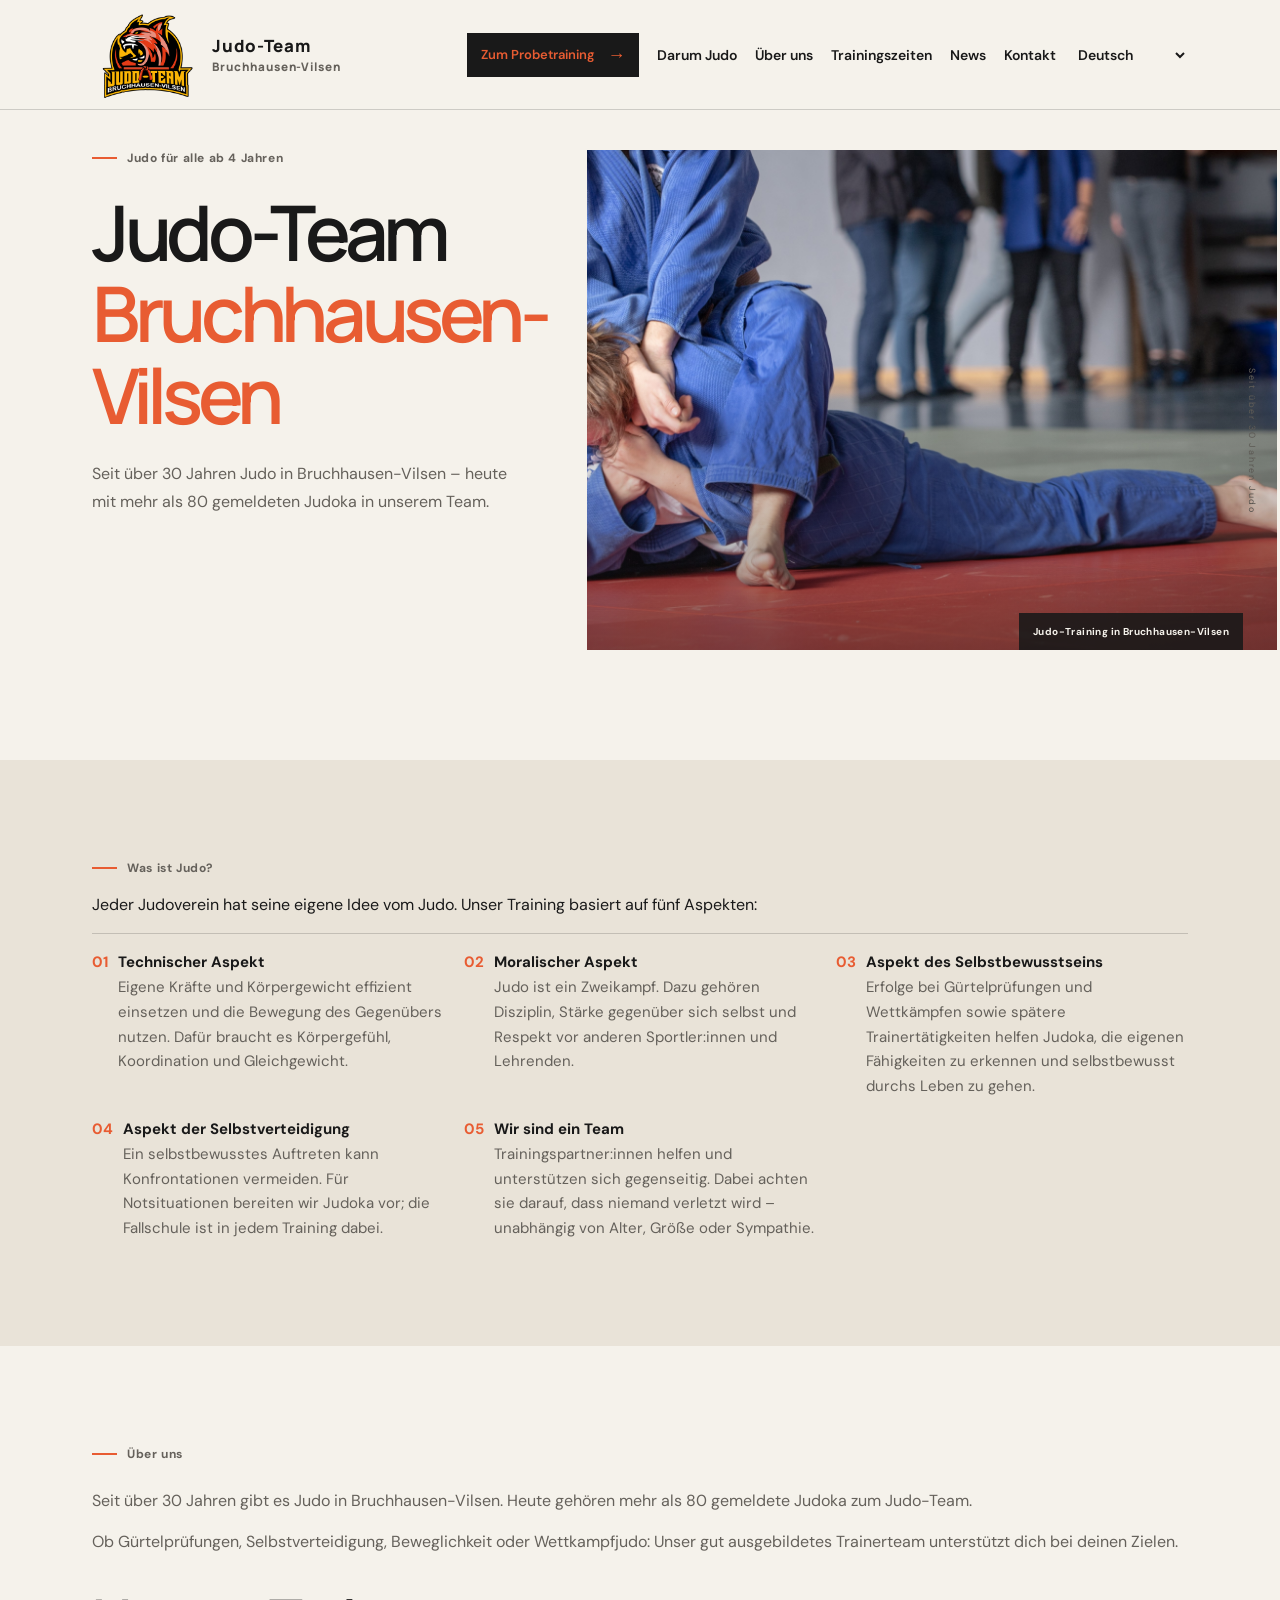
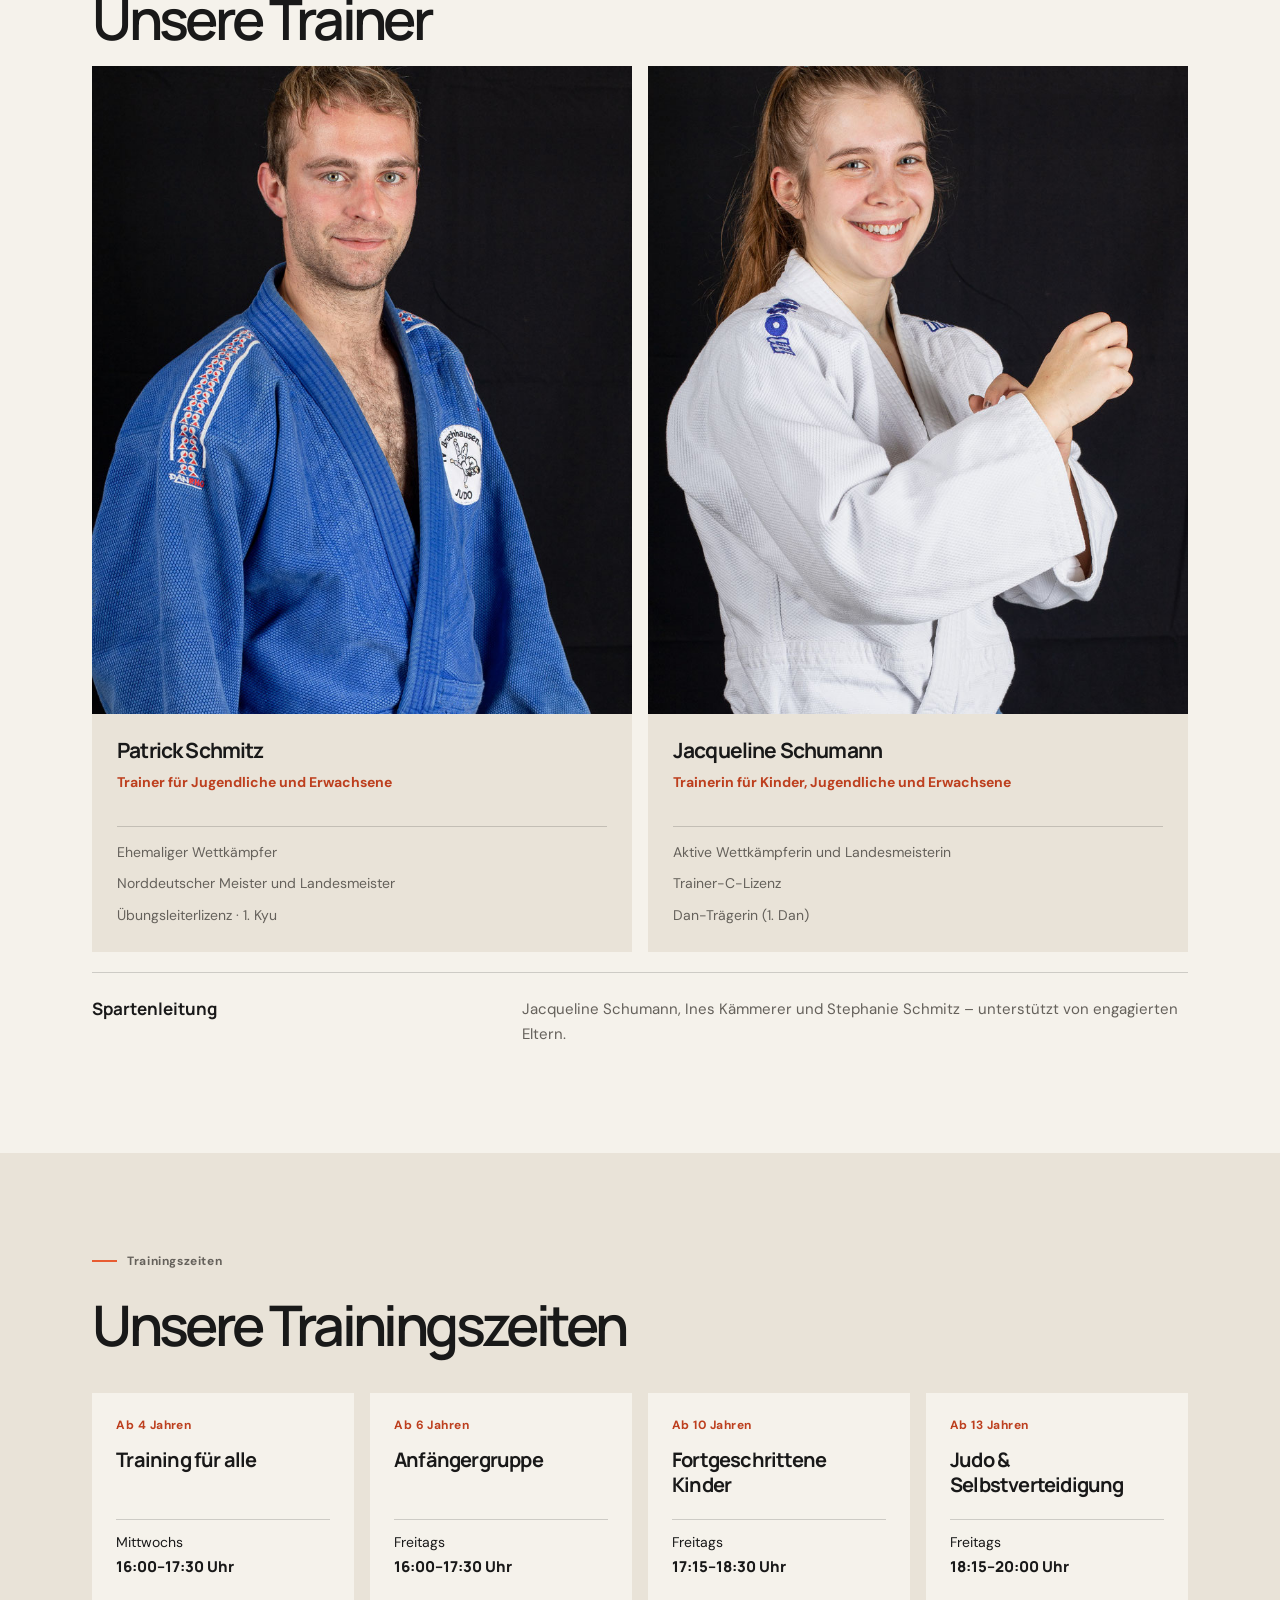
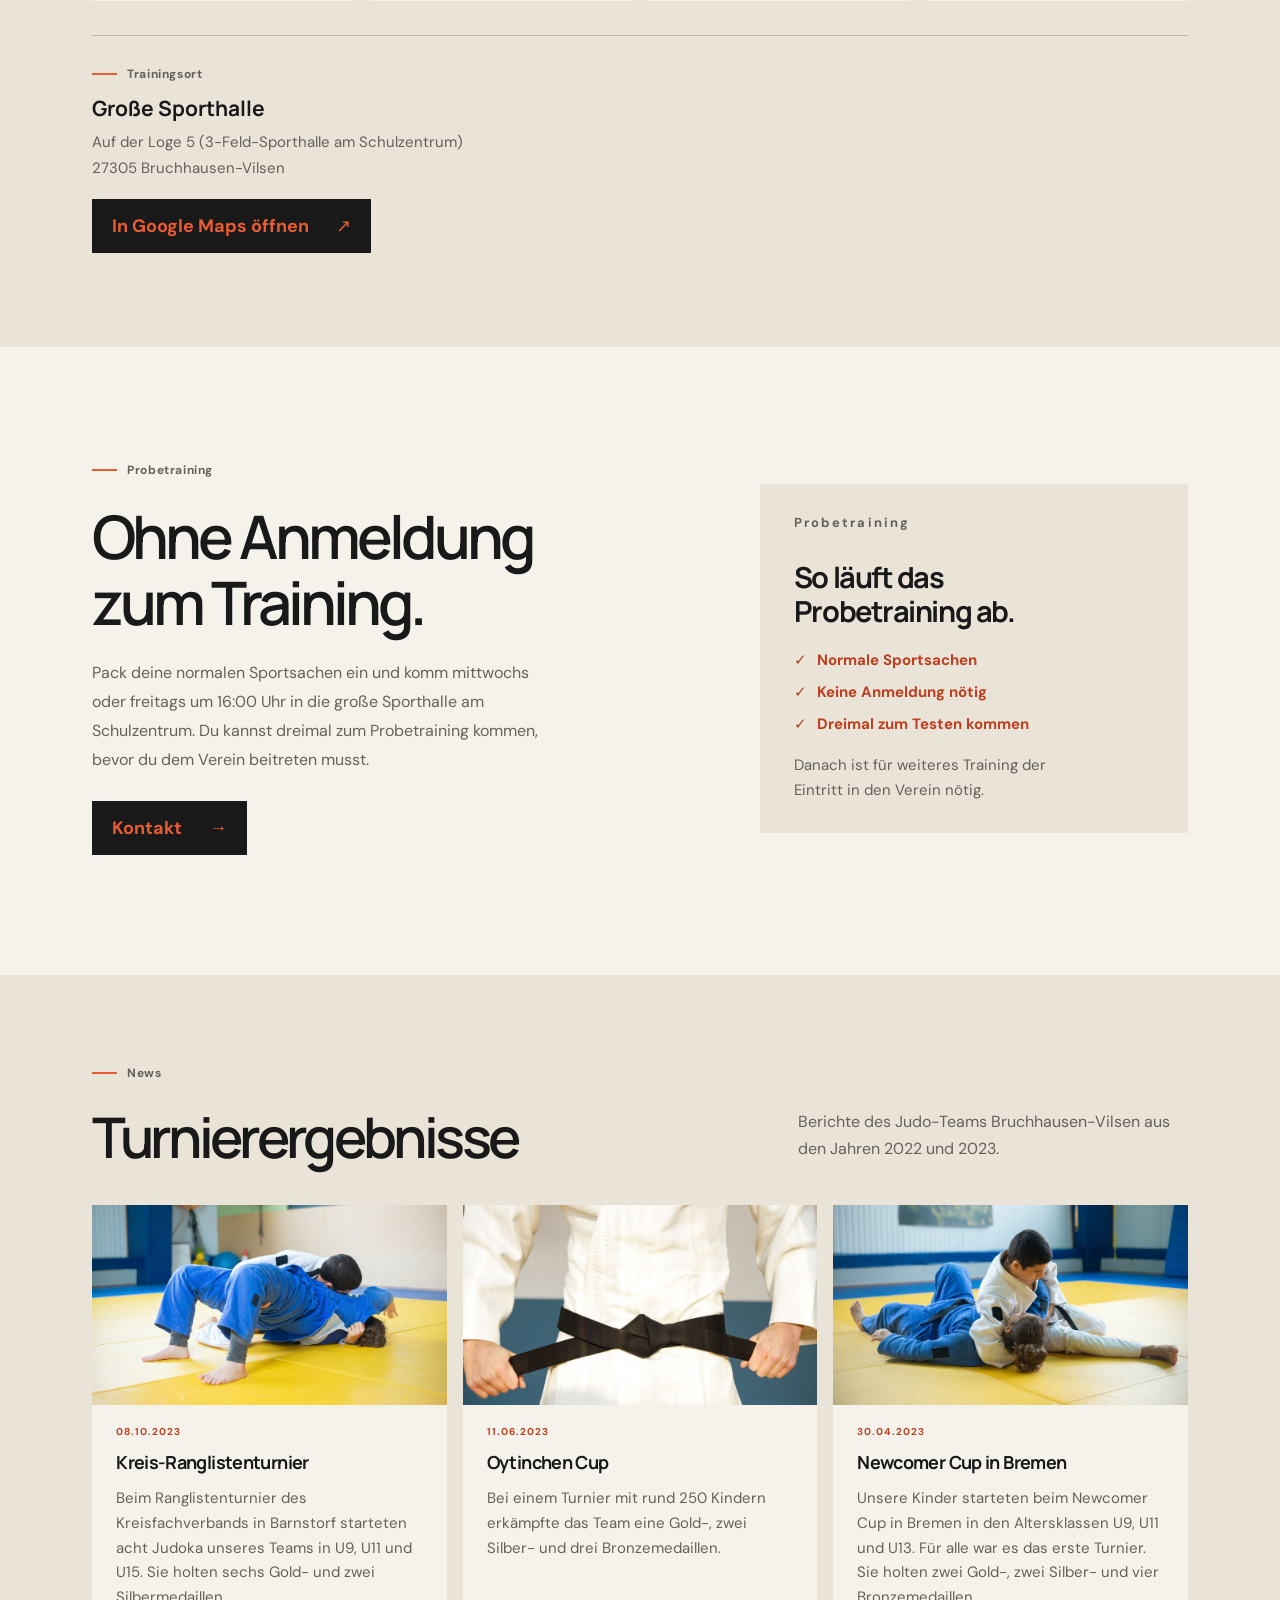
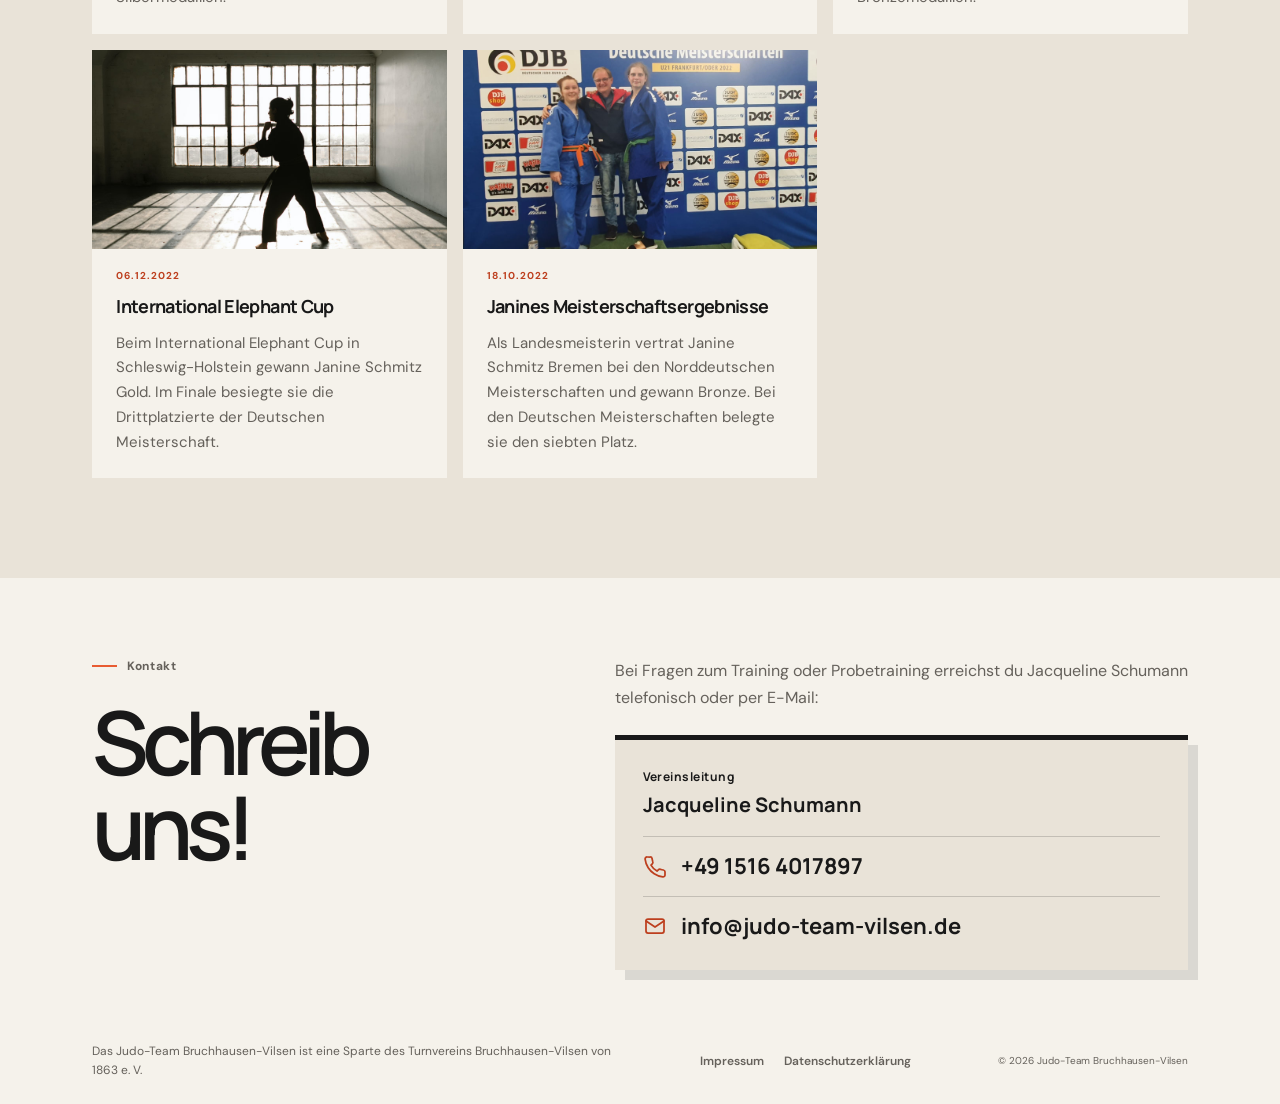
<file: index.html>
<!doctype html>
<html lang="de">
  <head>
    <meta charset="utf-8">
    <meta name="viewport" content="width=device-width, initial-scale=1">
    <meta name="theme-color" content="#e85c32">
    <meta
      name="description"
      content="Judo-Team Bruchhausen-Vilsen: Seit über 30 Jahren Judo, mehr als 80 gemeldete Judoka und Training ab 4 Jahren."
      data-i18n-content="pageDescription"
    >
    <title data-i18n="pageTitle">Judo-Team Bruchhausen-Vilsen</title>
    <link rel="icon" type="image/png" href="assets/club-logo.png">
    <link rel="stylesheet" href="styles.css">
    <script src="legal-translations.js" defer></script>
    <script src="script.js" defer></script>
  </head>
  <body>
    <header class="site-header">
      <a class="brand" href="#start" aria-label="Judo-Team Bruchhausen-Vilsen – Startseite" data-i18n-aria-label="brandHome">
        <img class="brand-logo" src="assets/club-logo.png" alt="" width="109" height="109">
        <span class="brand-name">Judo-Team <span>Bruchhausen-Vilsen</span></span>
      </a>

      <button
        class="menu-toggle"
        type="button"
        aria-expanded="false"
        aria-controls="primary-navigation"
      >
        <span class="sr-only" data-i18n="menuOpen">Menü öffnen</span>
        <span></span>
        <span></span>
      </button>

      <nav class="navigation" id="primary-navigation" aria-label="Hauptnavigation" data-i18n-aria-label="navLabel">
        <a class="navigation-cta" href="#mitmachen"><span data-i18n="heroJoin">Zum Probetraining</span> <span aria-hidden="true">→</span></a>
        <a href="#judo" data-i18n="navJudo">Darum Judo</a>
        <a href="#verein" data-i18n="navClub">Über uns</a>
        <a href="#training" data-i18n="navTraining">Trainingszeiten</a>
        <a href="#news" data-i18n="navNews">News</a>
        <a href="#kontakt" data-i18n="navContact">Kontakt</a>
        <label class="language-picker">
          <span class="sr-only" data-i18n="languageSelector">Sprache auswählen</span>
          <select id="language-selector" aria-label="Sprache auswählen" data-i18n-aria-label="languageSelector">
            <option value="de">Deutsch</option>
            <option value="en">English</option>
            <option value="ru">Русский</option>
            <option value="uk">Українська</option>
          </select>
        </label>
      </nav>
    </header>

    <main>
      <section class="hero" id="start">
        <div class="hero-copy">
          <p class="eyebrow"><span></span><span data-i18n="heroEyebrow">Judo für alle ab 4 Jahren</span></p>
          <h1><span class="hero-title-line" data-i18n="heroTitleFirst">Judo-Team</span><br><span class="hero-accent" data-i18n="heroTitleSecond">Bruchhausen-Vilsen</span></h1>
          <p class="hero-description" data-i18n="heroDescription">
            Seit über 30 Jahren Judo in Bruchhausen-Vilsen – heute mit mehr als
            80 gemeldeten Judoka in unserem Team.
          </p>
        </div>

        <div class="hero-art">
          <img
            class="hero-photo"
            src="assets/hero-judo.jpg"
            alt="Zwei Judoka üben eine Bodentechnik auf der Matte."
            data-i18n-alt="heroPhotoAlt"
            width="2837"
            height="2047"
            fetchpriority="high"
          >
          <div class="art-caption" data-i18n="heroCaption">Judo-Training in Bruchhausen-Vilsen</div>
        </div>
        <div class="hero-side-note" aria-hidden="true" data-i18n="heroSideNote">Seit über 30 Jahren Judo</div>
      </section>

      <section class="judo-section">
        <div class="section-wrap judo-layout">
          <div class="judo-copy" id="judo">
            <p class="eyebrow eyebrow-light"><span></span><span data-i18n="judoEyebrow">Was ist Judo?</span></p>
            <p data-i18n="judoCopy">
              Jeder Judoverein hat seine eigene Idee vom Judo. Unser Training
              basiert auf fünf Aspekten:
            </p>
            <div class="judo-points">
              <div><span>01</span><strong data-i18n="pointTechniqueTitle">Technischer Aspekt</strong><small data-i18n="pointTechniqueCopy">Eigene Kräfte und Körpergewicht effizient einsetzen und die Bewegung des Gegenübers nutzen. Dafür braucht es Körpergefühl, Koordination und Gleichgewicht.</small></div>
              <div><span>02</span><strong data-i18n="pointValuesTitle">Moralischer Aspekt</strong><small data-i18n="pointValuesCopy">Judo ist ein Zweikampf. Dazu gehören Disziplin, Stärke gegenüber sich selbst und Respekt vor anderen Sportler:innen und Lehrenden.</small></div>
              <div><span>03</span><strong data-i18n="pointConfidenceTitle">Aspekt des Selbstbewusstseins</strong><small data-i18n="pointConfidenceCopy">Erfolge bei Gürtelprüfungen und Wettkämpfen sowie spätere Trainertätigkeiten helfen Judoka, die eigenen Fähigkeiten zu erkennen und selbstbewusst durchs Leben zu gehen.</small></div>
              <div><span>04</span><strong data-i18n="pointSafetyTitle">Aspekt der Selbstverteidigung</strong><small data-i18n="pointSafetyCopy">Ein selbstbewusstes Auftreten kann Konfrontationen vermeiden. Für Notsituationen bereiten wir Judoka vor; die Fallschule ist in jedem Training dabei.</small></div>
              <div><span>05</span><strong data-i18n="pointTeamTitle">Wir sind ein Team</strong><small data-i18n="pointTeamCopy">Trainingspartner:innen helfen und unterstützen sich gegenseitig. Dabei achten sie darauf, dass niemand verletzt wird – unabhängig von Alter, Größe oder Sympathie.</small></div>
            </div>
          </div>
        </div>
      </section>

      <section class="team-section">
        <div class="section-wrap">
          <div class="team-heading" id="verein">
            <div>
              <p class="eyebrow"><span></span><span data-i18n="introEyebrow">Über uns</span></p>
              <div class="team-summary">
                <p data-i18n="introCopySecond">
                  Seit über 30 Jahren gibt es Judo in Bruchhausen-Vilsen. Heute
                  gehören mehr als 80 gemeldete Judoka zum Judo-Team.
                </p>
                <p data-i18n="introCopyFirst">
                  Ob Gürtelprüfungen, Selbstverteidigung, Beweglichkeit oder
                  Wettkampfjudo: Unser gut ausgebildetes Trainerteam unterstützt dich
                  bei deinen Zielen.
                </p>
              </div>
              <h2 data-i18n="teamTitle">Unsere Trainer</h2>
            </div>
          </div>
          <div class="trainer-grid">
            <article class="trainer-card">
              <img class="trainer-photo" src="assets/trainer-patrick.jpg" alt="" width="780" height="936" loading="lazy" decoding="async">
              <div class="trainer-card-copy">
                <h3>Patrick Schmitz</h3>
                <p class="trainer-role" data-i18n="patrickRole">Trainer für Jugendliche und Erwachsene</p>
                <ul>
                  <li data-i18n="patrickCredentialOne">Ehemaliger Wettkämpfer</li>
                  <li data-i18n="patrickCredentialTwo">Norddeutscher Meister und Landesmeister</li>
                  <li data-i18n="patrickCredentialThree">Übungsleiterlizenz · 1. Kyu</li>
                </ul>
              </div>
            </article>
            <article class="trainer-card">
              <img class="trainer-photo" src="assets/trainer-jacqueline.jpg" alt="" width="780" height="936" loading="lazy" decoding="async">
              <div class="trainer-card-copy">
                <h3>Jacqueline Schumann</h3>
                <p class="trainer-role" data-i18n="jacquelineRole">Trainerin für Kinder, Jugendliche und Erwachsene</p>
                <ul>
                  <li data-i18n="jacquelineCredentialOne">Aktive Wettkämpferin und Landesmeisterin</li>
                  <li data-i18n="jacquelineCredentialTwo">Trainer-C-Lizenz</li>
                  <li data-i18n="jacquelineCredentialThree">Dan-Trägerin (1. Dan)</li>
                </ul>
              </div>
            </article>
          </div>
          <div class="leadership-block">
            <h3 data-i18n="leadershipTitle">Spartenleitung</h3>
            <p data-i18n="leadershipCopy">Jacqueline Schumann, Ines Kämmerer und Stephanie Schmitz – unterstützt von engagierten Eltern.</p>
          </div>
        </div>
      </section>

      <section class="training-section">
        <div class="section-wrap">
          <div class="training-heading" id="training">
            <div>
              <p class="eyebrow"><span></span><span data-i18n="trainingEyebrow">Trainingszeiten</span></p>
              <h2 data-i18n="trainingTitle">Unsere Trainingszeiten</h2>
            </div>
          </div>

          <div class="training-grid">
            <article class="training-card">
              <p class="training-age" data-i18n="trainingAgeAll">Ab 4 Jahren</p>
              <h3 data-i18n="trainingGroupAll">Training für alle</h3>
              <div class="training-schedule"><span data-i18n="weekdayWednesday">Mittwochs</span><time datetime="16:00">16:00–17:30 Uhr</time></div>
            </article>
            <article class="training-card">
              <p class="training-age" data-i18n="trainingAgeBeginners">Ab 6 Jahren</p>
              <h3 data-i18n="trainingGroupBeginners">Anfängergruppe</h3>
              <div class="training-schedule"><span data-i18n="weekdayFriday">Freitags</span><time datetime="16:00">16:00–17:30 Uhr</time></div>
            </article>
            <article class="training-card">
              <p class="training-age" data-i18n="trainingAgeAdvanced">Ab 10 Jahren</p>
              <h3 data-i18n="trainingGroupAdvanced">Fortgeschrittene Kinder</h3>
              <div class="training-schedule"><span data-i18n="weekdayFriday">Freitags</span><time datetime="17:15">17:15–18:30 Uhr</time></div>
            </article>
            <article class="training-card">
              <p class="training-age" data-i18n="trainingAgeAdults">Ab 13 Jahren</p>
              <h3 data-i18n="trainingGroupAdults">Judo & Selbstverteidigung</h3>
              <div class="training-schedule"><span data-i18n="weekdayFriday">Freitags</span><time datetime="18:15">18:15–20:00 Uhr</time></div>
            </article>
          </div>

          <div class="training-location">
            <div class="location-copy">
              <p class="eyebrow"><span></span><span data-i18n="locationEyebrow">Trainingsort</span></p>
              <h3 data-i18n="locationName">Große Sporthalle</h3>
              <address>
                Auf der Loge 5 <span data-i18n="schoolCenter">(3-Feld-Sporthalle am Schulzentrum)</span><br>
                27305 Bruchhausen-Vilsen
              </address>
              <div class="location-links">
                <a class="button button-dark" href="https://maps.app.goo.gl/mNsV6Jao2hLASN7o6" target="_blank" rel="noreferrer">
                  <span data-i18n="mapLink">Route planen</span> <span aria-hidden="true">↗</span>
                </a>
              </div>
            </div>
          </div>
        </div>
      </section>

      <section class="try-section section-wrap">
        <div class="try-copy" id="mitmachen">
          <p class="eyebrow"><span></span><span data-i18n="tryEyebrow">Probetraining</span></p>
          <h2><span data-i18n="tryTitleFirst">Ohne Anmeldung</span><br><span data-i18n="tryTitleSecond">zum Training.</span></h2>
          <p data-i18n="tryCopy">
            Pack deine normalen Sportsachen ein und komm mittwochs oder freitags
            um 16:00 Uhr in die große Sporthalle am Schulzentrum. Du kannst
            dreimal zum Probetraining kommen, bevor du dem Verein beitreten musst.
          </p>
          <a class="button button-dark" href="#kontakt"><span data-i18n="tryContact">Kontakt</span> <span aria-hidden="true">→</span></a>
        </div>
        <div class="try-card">
          <div class="card-topline"><span data-i18n="cardKicker">Probetraining</span></div>
          <h3><span data-i18n="cardTitleFirst">So funktioniert</span><br><span data-i18n="cardTitleSecond">das Probetraining</span></h3>
          <ul>
            <li><span>✓</span> <span data-i18n="cardItemOne">Normale Sportsachen</span></li>
            <li><span>✓</span> <span data-i18n="cardItemTwo">Keine Anmeldung nötig</span></li>
            <li><span>✓</span> <span data-i18n="cardItemThree">Dreimal zum Testen kommen</span></li>
          </ul>
          <p data-i18n="cardCopy">Danach ist für weiteres Training der Eintritt in den Verein nötig.</p>
        </div>
      </section>

      <section class="news-section">
        <div class="section-wrap">
          <div class="news-heading" id="news">
            <div>
              <p class="eyebrow"><span></span><span data-i18n="newsEyebrow">News</span></p>
              <h2 data-i18n="newsTitle">Turnierergebnisse</h2>
            </div>
            <p data-i18n="newsIntro">Berichte des Judo-Teams Bruchhausen-Vilsen aus den Jahren 2022 und 2023.</p>
          </div>
          <div class="news-grid">
            <article class="news-card">
              <img class="news-photo" src="assets/news-ranking-2023.jpg" alt="" loading="lazy" decoding="async">
              <time datetime="2023-10-08">08.10.2023</time>
              <h3 data-i18n="newsRankingTitle">Kreis-Ranglistenturnier</h3>
              <p data-i18n="newsRankingCopy">Beim Ranglistenturnier des Kreisfachverbands in Barnstorf starteten acht Judoka unseres Teams in U9, U11 und U15. Sie holten sechs Gold- und zwei Silbermedaillen.</p>
            </article>
            <article class="news-card">
              <img class="news-photo" src="assets/news-oytinchen-2023.jpg" alt="" loading="lazy" decoding="async">
              <time datetime="2023-06-11">11.06.2023</time>
              <h3 data-i18n="newsOytinchenTitle">Oytinchen Cup</h3>
              <p data-i18n="newsOytinchenCopy">Bei einem Turnier mit rund 250 Kindern erkämpfte das Team eine Gold-, zwei Silber- und drei Bronzemedaillen.</p>
            </article>
            <article class="news-card">
              <img class="news-photo" src="assets/news-newcomer-2023.jpg" alt="" loading="lazy" decoding="async">
              <time datetime="2023-04-30">30.04.2023</time>
              <h3 data-i18n="newsNewcomerTitle">Newcomer Cup in Bremen</h3>
              <p data-i18n="newsNewcomerCopy">Unsere Kinder starteten beim Newcomer Cup in Bremen in den Altersklassen U9, U11 und U13. Für alle war es das erste Turnier. Sie holten zwei Gold-, zwei Silber- und vier Bronzemedaillen.</p>
            </article>
            <article class="news-card">
              <img class="news-photo" src="assets/news-elephant-cup-2022.jpg" alt="" loading="lazy" decoding="async">
              <time datetime="2022-12-06">06.12.2022</time>
              <h3 data-i18n="newsElephantTitle">International Elephant Cup</h3>
              <p data-i18n="newsElephantCopy">Beim International Elephant Cup in Schleswig-Holstein gewann Janine Schmitz Gold. Im Finale besiegte sie die Drittplatzierte der Deutschen Meisterschaft.</p>
            </article>
            <article class="news-card">
              <img class="news-photo" src="assets/news-championship-2022.jpg" alt="" loading="lazy" decoding="async">
              <time datetime="2022-10-18">18.10.2022</time>
              <h3 data-i18n="newsChampionshipTitle">Janines Meisterschaftsergebnisse</h3>
              <p data-i18n="newsChampionshipCopy">Als Landesmeisterin vertrat Janine Schmitz Bremen bei den Norddeutschen Meisterschaften und gewann Bronze. Bei den Deutschen Meisterschaften belegte sie den siebten Platz.</p>
            </article>
          </div>
        </div>
      </section>

      <section class="contact-section">
        <div class="section-wrap contact-layout">
          <div id="kontakt">
          <p class="eyebrow"><span></span><span data-i18n="contactEyebrow">Kontakt</span></p>
          <h2><span data-i18n="contactTitleFirst">Schreib</span><br><span data-i18n="contactTitleSecond">uns!</span></h2>
          </div>
          <div class="contact-copy">
            <p data-i18n="contactCopy">
            Bei Fragen zum Training oder Probetraining erreichst du Jacqueline
            Schumann telefonisch oder per E-Mail:
            </p>
            <div class="contact-details">
              <strong data-i18n="contactDetailsTitle">Vereinsleitung</strong>
              <span class="contact-person" data-i18n="contactPerson">Jacqueline Schumann</span>
              <a class="contact-method" href="tel:+4915164017897">
                <svg class="contact-icon" aria-hidden="true" viewBox="0 0 24 24" fill="none" stroke="currentColor" stroke-width="1.75" stroke-linecap="round" stroke-linejoin="round">
                  <path d="M22 16.9v3a2 2 0 0 1-2.2 2 19.8 19.8 0 0 1-8.6-3.1 19.4 19.4 0 0 1-6-6A19.8 19.8 0 0 1 2.1 4.2 2 2 0 0 1 4.1 2h3a2 2 0 0 1 2 1.7c.1 1 .4 2 .7 3a2 2 0 0 1-.5 2.1L8 10.1a16 16 0 0 0 6 6l1.3-1.3a2 2 0 0 1 2.1-.5c1 .4 2 .6 3 .7a2 2 0 0 1 1.6 1.9Z"/>
                </svg>
                <span class="contact-value">+49 1516 4017897</span>
              </a>
              <a class="contact-method" href="mailto:info@judo-team-vilsen.de">
                <svg class="contact-icon" aria-hidden="true" viewBox="0 0 24 24" fill="none" stroke="currentColor" stroke-width="1.75" stroke-linecap="round" stroke-linejoin="round">
                  <rect x="3" y="5" width="18" height="14" rx="2"/>
                  <path d="m3 7 9 6 9-6"/>
                </svg>
                <span class="contact-value">info@judo-team-vilsen.de</span>
              </a>
            </div>
          </div>
        </div>
      </section>
    </main>

    <footer class="site-footer">
      <p class="footer-affiliation" data-i18n="legalFooterAffiliation">Das Judo-Team Bruchhausen-Vilsen ist eine Sparte des Turnvereins Bruchhausen-Vilsen von 1863 e. V.</p>
      <nav class="footer-legal" aria-label="Rechtliche Informationen" data-i18n-aria-label="legalNavLabel">
        <a href="impressum.html" data-i18n="legalFooterImpressum">Impressum</a>
        <a href="privacy-policy.html" data-i18n="legalFooterPrivacy">Privacy Policy</a>
      </nav>
      <small>© <span id="current-year"></span> Judo-Team Bruchhausen-Vilsen</small>
    </footer>
  </body>
</html>
</file>
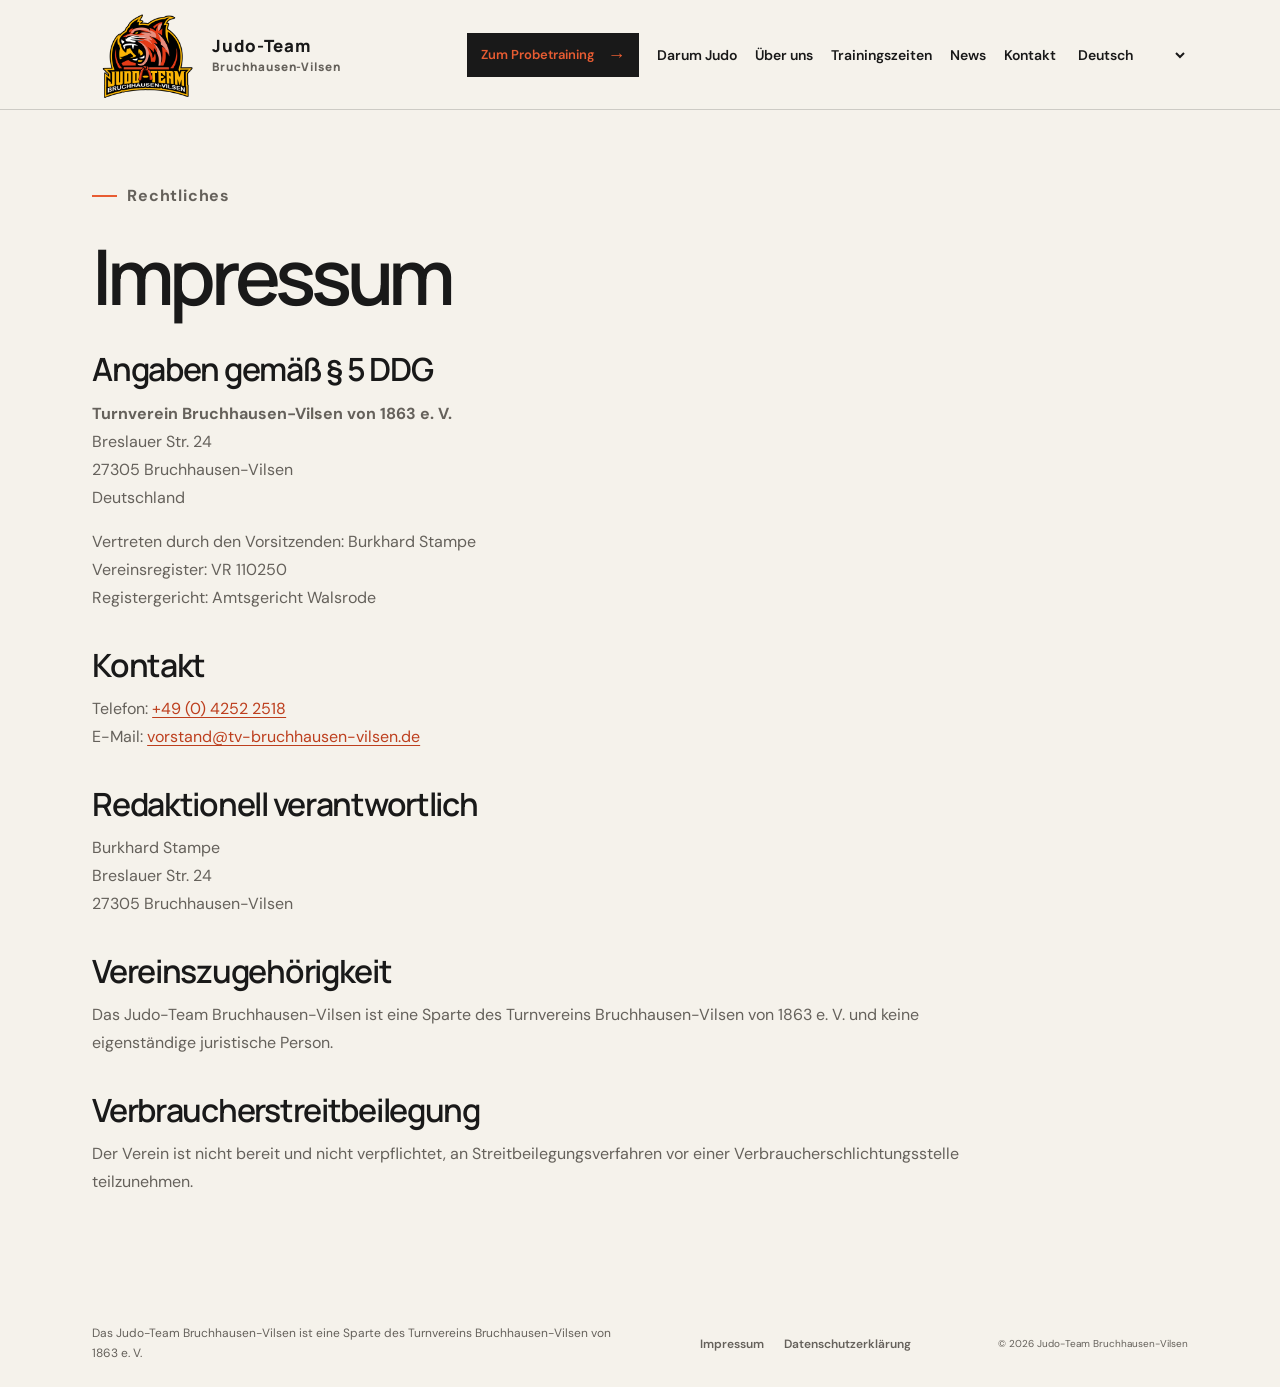
<file: impressum.html>
<!doctype html>
<html lang="de">
  <head>
    <meta charset="utf-8">
    <meta name="viewport" content="width=device-width, initial-scale=1">
    <meta name="theme-color" content="#e85c32">
    <meta name="description" content="Impressum des Judo-Teams Bruchhausen-Vilsen." data-i18n-content="impressumPageDescription">
    <title data-i18n="impressumPageTitle">Impressum | Judo-Team Bruchhausen-Vilsen</title>
    <link rel="icon" type="image/png" href="assets/club-logo.png">
    <link rel="stylesheet" href="styles.css">
    <script src="legal-translations.js" defer></script>
    <script src="script.js" defer></script>
  </head>
  <body>
    <header class="site-header">
      <a class="brand" href="index.html#start" aria-label="Judo-Team Bruchhausen-Vilsen – Startseite" data-i18n-aria-label="brandHome">
        <img class="brand-logo" src="assets/club-logo.png" alt="" width="109" height="109">
        <span class="brand-name">Judo-Team <span>Bruchhausen-Vilsen</span></span>
      </a>

      <button
        class="menu-toggle"
        type="button"
        aria-expanded="false"
        aria-controls="primary-navigation"
      >
        <span class="sr-only" data-i18n="menuOpen">Menü öffnen</span>
        <span></span>
        <span></span>
      </button>

      <nav class="navigation" id="primary-navigation" aria-label="Hauptnavigation" data-i18n-aria-label="navLabel">
        <a class="navigation-cta" href="index.html#mitmachen"><span data-i18n="heroJoin">Zum Probetraining</span> <span aria-hidden="true">→</span></a>
        <a href="index.html#judo" data-i18n="navJudo">Darum Judo</a>
        <a href="index.html#verein" data-i18n="navClub">Über uns</a>
        <a href="index.html#training" data-i18n="navTraining">Trainingszeiten</a>
        <a href="index.html#news" data-i18n="navNews">News</a>
        <a href="index.html#kontakt" data-i18n="navContact">Kontakt</a>
        <label class="language-picker">
          <span class="sr-only" data-i18n="languageSelector">Sprache auswählen</span>
          <select id="language-selector" aria-label="Sprache auswählen" data-i18n-aria-label="languageSelector">
            <option value="de">Deutsch</option>
            <option value="en">English</option>
            <option value="ru">Русский</option>
            <option value="uk">Українська</option>
          </select>
        </label>
      </nav>
    </header>

    <main class="legal-content">
      <p class="eyebrow"><span></span><span data-i18n="legalEyebrow">Rechtliches</span></p>
      <h1 data-i18n="impressumTitle">Impressum</h1>

      <h2 data-i18n="impressumProviderHeading">Angaben gemäß § 5 DDG</h2>
      <address>
        <strong>Turnverein Bruchhausen-Vilsen von 1863 e. V.</strong><br>
        Breslauer Str. 24<br>
        27305 Bruchhausen-Vilsen<br>
        <span data-i18n="legalCountry">Deutschland</span>
      </address>
      <p>
        <span data-i18n="impressumRepresented">Vertreten durch den Vorsitzenden:</span> Burkhard Stampe<br>
        <span data-i18n="impressumRegister">Vereinsregister:</span> VR 110250<br>
        <span data-i18n="impressumCourt">Registergericht:</span> Amtsgericht Walsrode
      </p>

      <h2 data-i18n="impressumContactHeading">Kontakt</h2>
      <p>
        <span data-i18n="impressumPhoneLabel">Telefon:</span> <a href="tel:+4942522518">+49 (0) 4252 2518</a><br>
        <span data-i18n="impressumEmailLabel">E-Mail:</span> <a href="mailto:vorstand@tv-bruchhausen-vilsen.de">vorstand@tv-bruchhausen-vilsen.de</a>
      </p>

      <h2 data-i18n="impressumEditorialHeading">Redaktionell verantwortlich</h2>
      <address>
        Burkhard Stampe<br>
        Breslauer Str. 24<br>
        27305 Bruchhausen-Vilsen
      </address>

      <h2 data-i18n="impressumAssociationHeading">Vereinszugehörigkeit</h2>
      <p data-i18n="impressumAssociationText">
        Das Judo-Team Bruchhausen-Vilsen ist eine Sparte des Turnvereins
        Bruchhausen-Vilsen von 1863 e. V. und keine eigenständige juristische Person.
      </p>

      <h2 data-i18n="impressumDisputeHeading">Verbraucherstreitbeilegung</h2>
      <p data-i18n="impressumDisputeText">
        Der Verein ist nicht bereit und nicht verpflichtet, an
        Streitbeilegungsverfahren vor einer Verbraucherschlichtungsstelle teilzunehmen.
      </p>
    </main>

    <footer class="site-footer">
      <p class="footer-affiliation" data-i18n="legalFooterAffiliation">Das Judo-Team Bruchhausen-Vilsen ist eine Sparte des Turnvereins Bruchhausen-Vilsen von 1863 e. V.</p>
      <nav class="footer-legal" aria-label="Rechtliche Informationen" data-i18n-aria-label="legalNavLabel">
        <a href="impressum.html" data-i18n="legalFooterImpressum">Impressum</a>
        <a href="privacy-policy.html" data-i18n="legalFooterPrivacy">Privacy Policy</a>
      </nav>
      <small>© 2026 Judo-Team Bruchhausen-Vilsen</small>
    </footer>
  </body>
</html>
</file>
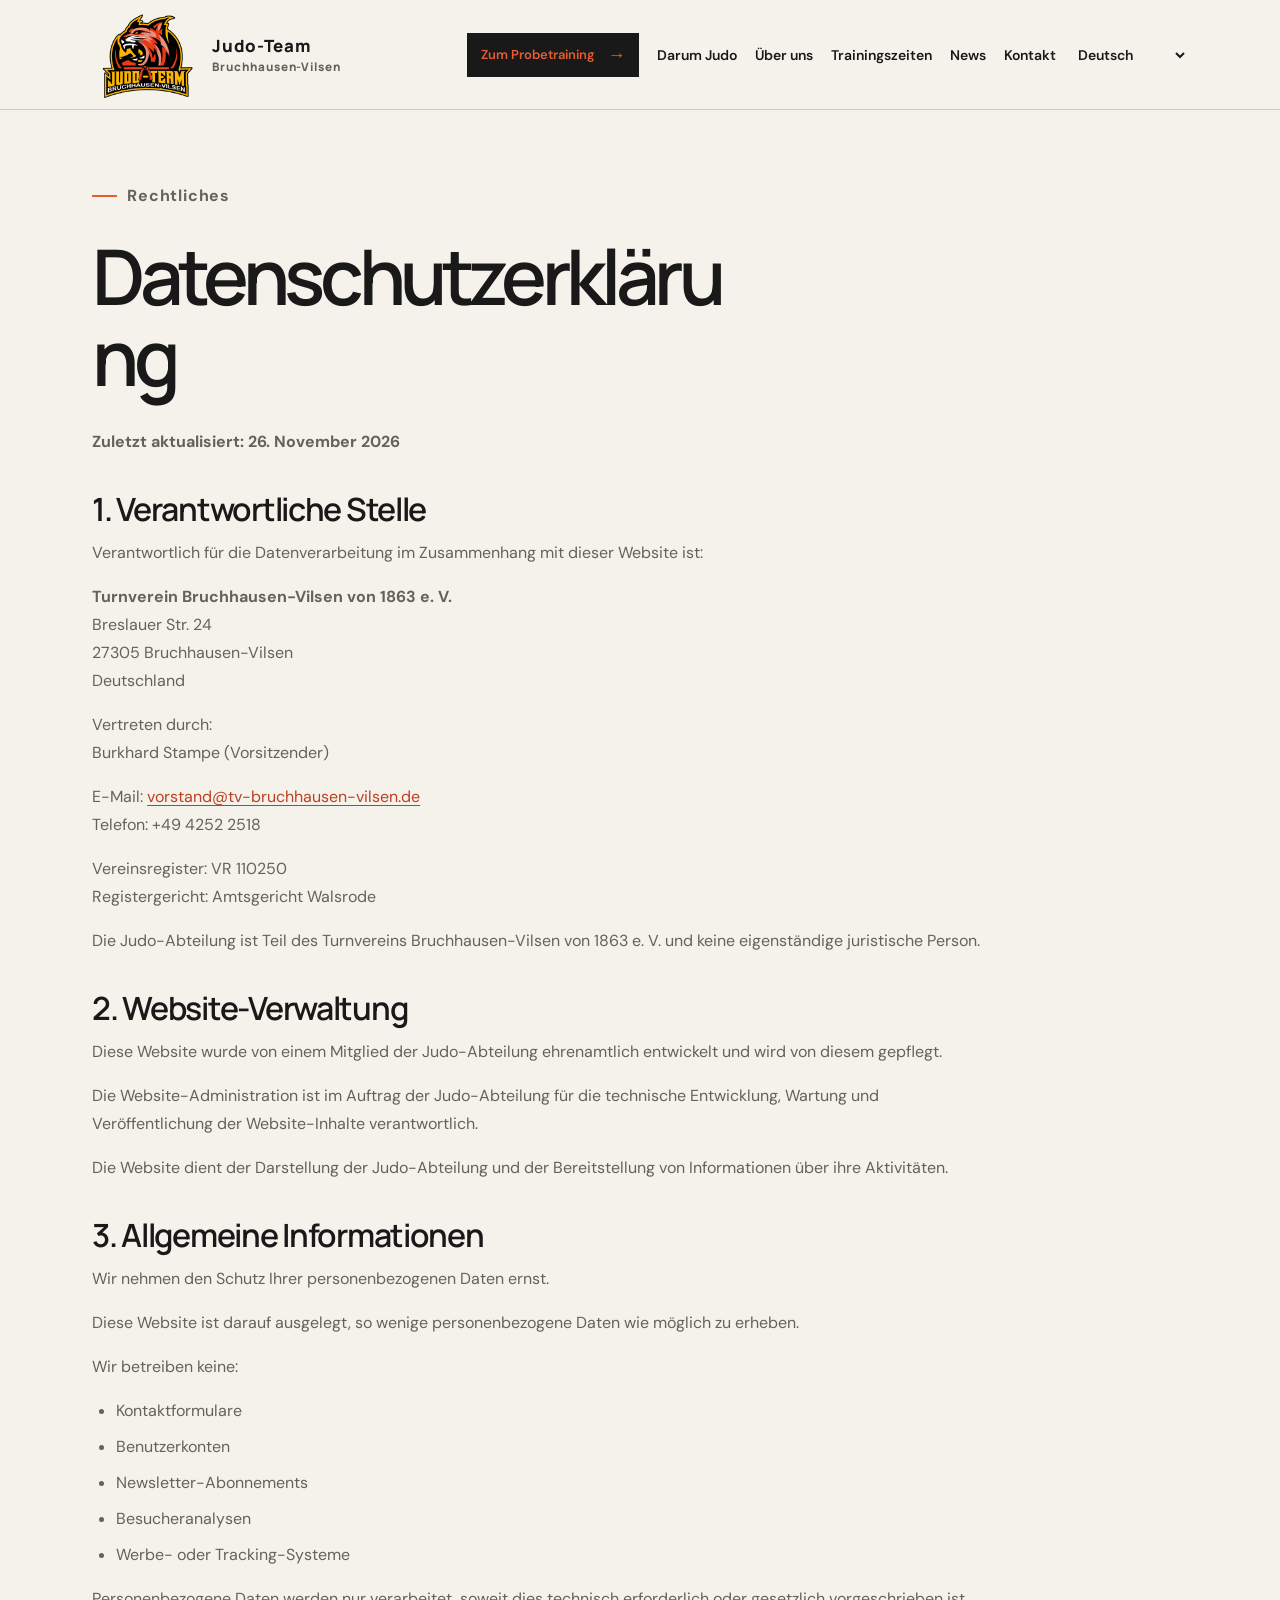
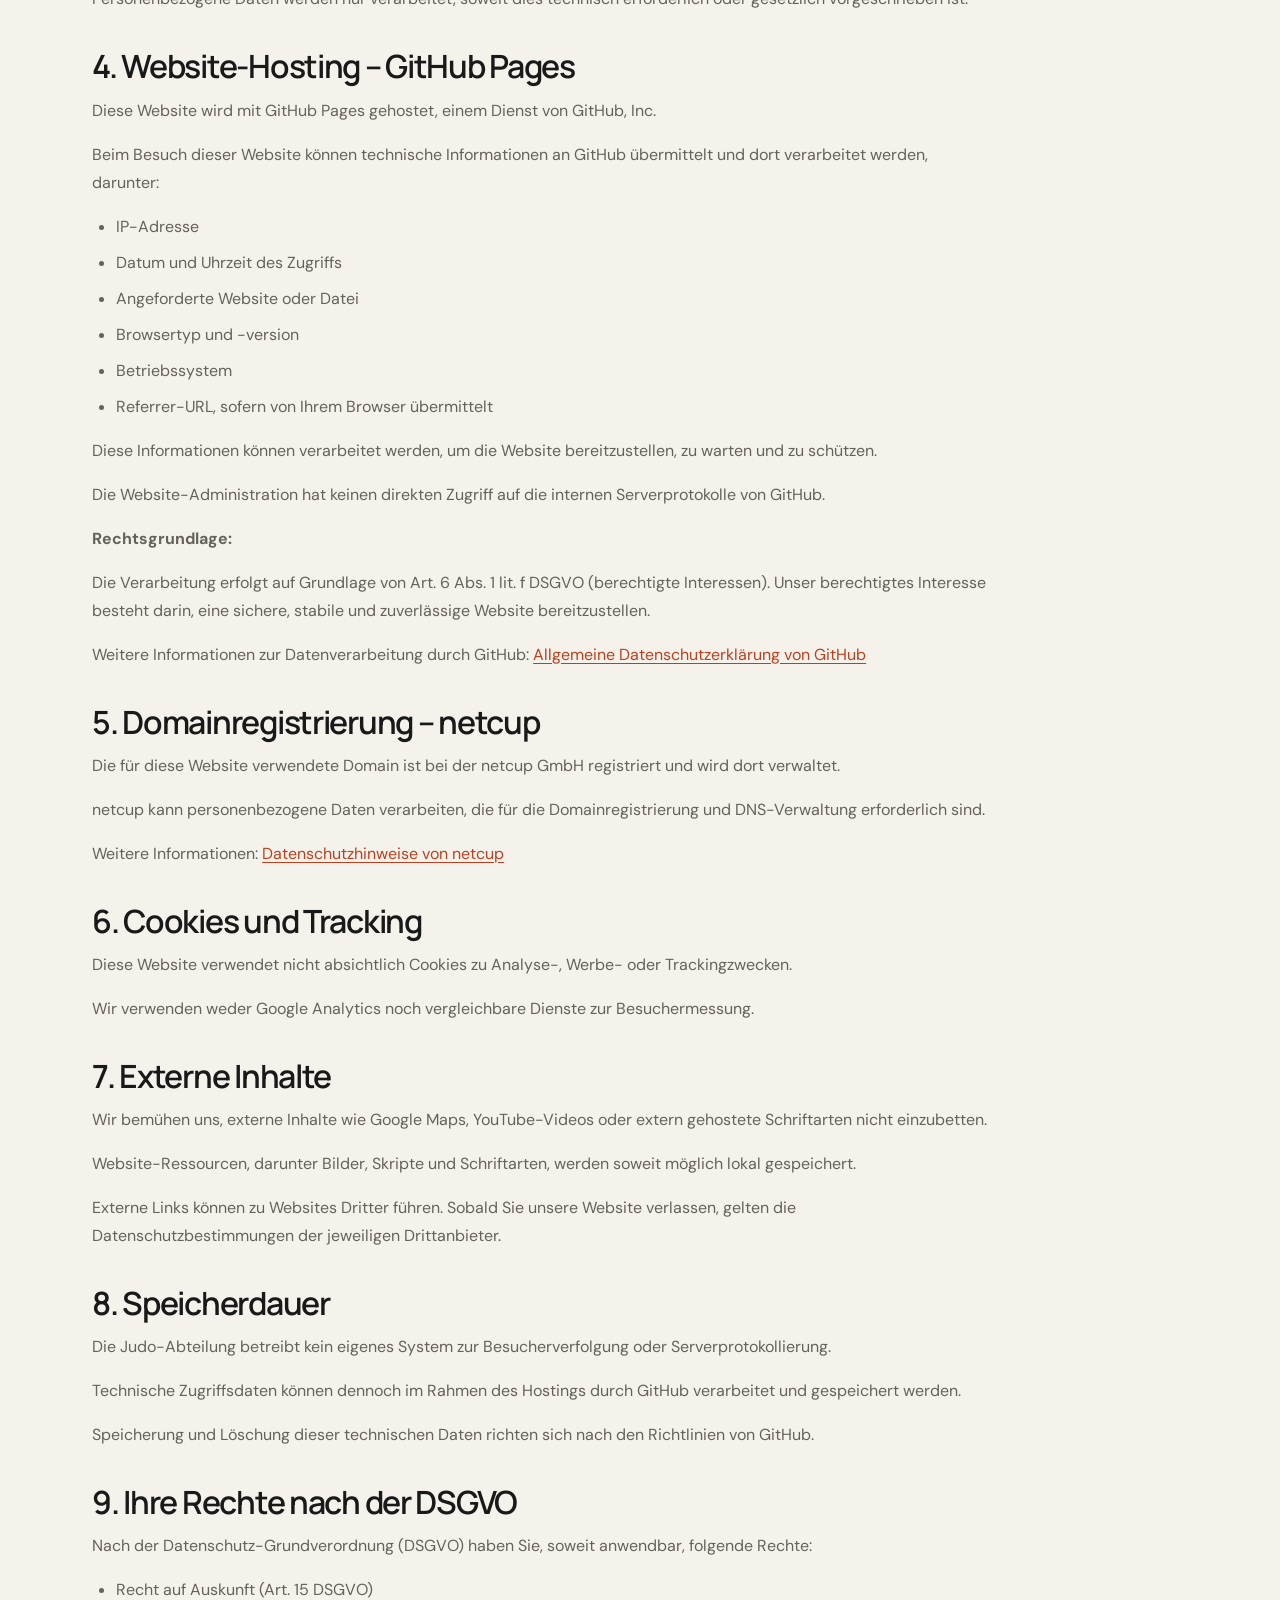
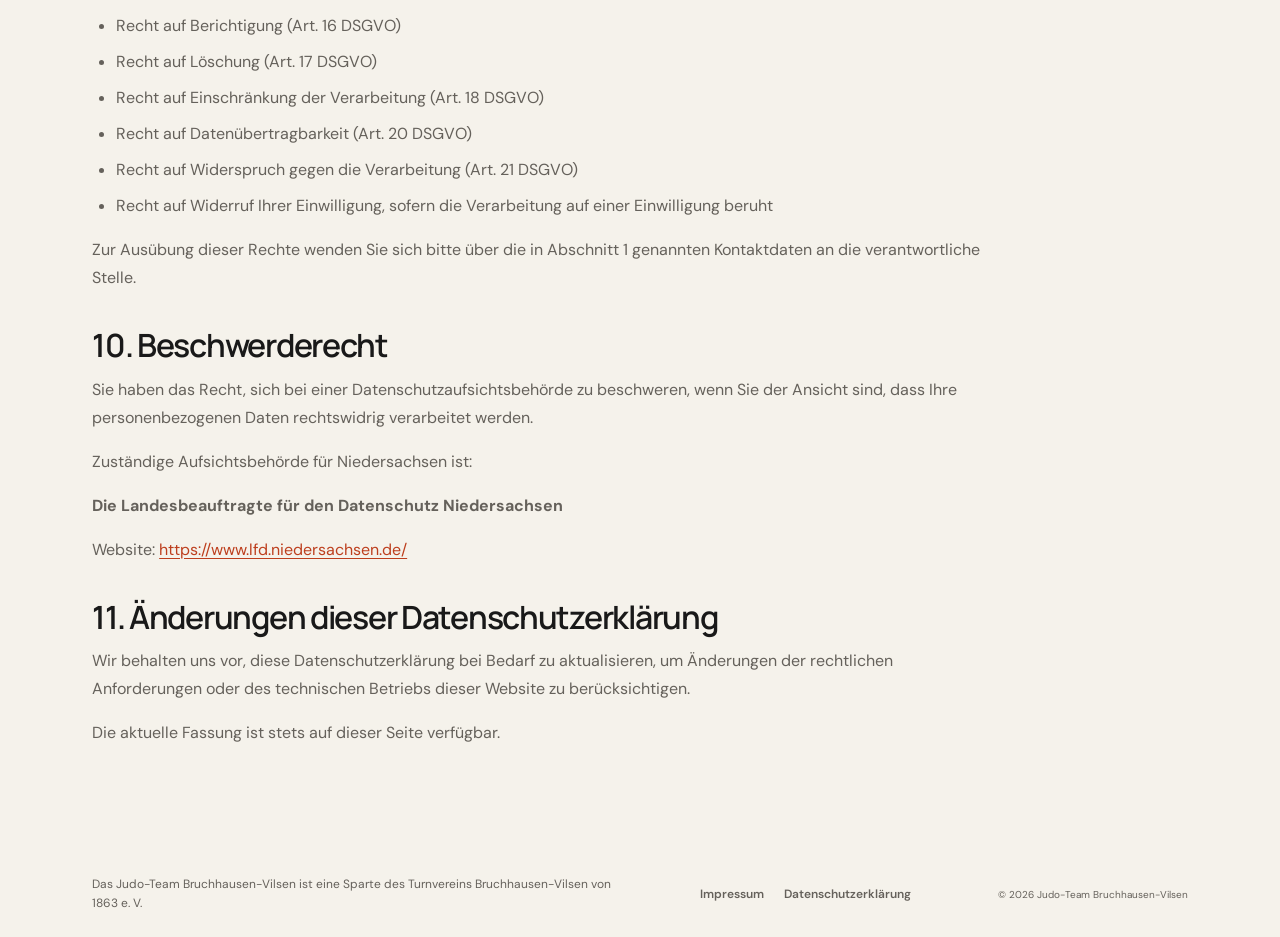
<file: privacy-policy.html>
<!doctype html>
<html lang="en">
  <head>
    <meta charset="utf-8">
    <meta name="viewport" content="width=device-width, initial-scale=1">
    <meta name="theme-color" content="#e85c32">
    <meta name="description" content="Privacy Policy for the Judo-Team Bruchhausen-Vilsen website." data-i18n-content="privacyPageDescription">
    <title data-i18n="privacyPageTitle">Privacy Policy | Judo-Team Bruchhausen-Vilsen</title>
    <link rel="icon" type="image/png" href="assets/club-logo.png">
    <link rel="stylesheet" href="styles.css">
    <script src="legal-translations.js" defer></script>
    <script src="script.js" defer></script>
  </head>
  <body>
    <header class="site-header">
      <a class="brand" href="index.html#start" aria-label="Judo-Team Bruchhausen-Vilsen – Home" data-i18n-aria-label="brandHome">
        <img class="brand-logo" src="assets/club-logo.png" alt="" width="109" height="109">
        <span class="brand-name">Judo-Team <span>Bruchhausen-Vilsen</span></span>
      </a>

      <button
        class="menu-toggle"
        type="button"
        aria-expanded="false"
        aria-controls="primary-navigation"
      >
        <span class="sr-only" data-i18n="menuOpen">Open menu</span>
        <span></span>
        <span></span>
      </button>

      <nav class="navigation" id="primary-navigation" aria-label="Main navigation" data-i18n-aria-label="navLabel">
        <a class="navigation-cta" href="index.html#mitmachen"><span data-i18n="heroJoin">Try a session</span> <span aria-hidden="true">→</span></a>
        <a href="index.html#judo" data-i18n="navJudo">Why judo</a>
        <a href="index.html#verein" data-i18n="navClub">About us</a>
        <a href="index.html#training" data-i18n="navTraining">Training times</a>
        <a href="index.html#news" data-i18n="navNews">News</a>
        <a href="index.html#kontakt" data-i18n="navContact">Contact</a>
        <label class="language-picker">
          <span class="sr-only" data-i18n="languageSelector">Choose language</span>
          <select id="language-selector" aria-label="Choose language" data-i18n-aria-label="languageSelector">
            <option value="de">Deutsch</option>
            <option value="en" selected>English</option>
            <option value="ru">Русский</option>
            <option value="uk">Українська</option>
          </select>
        </label>
      </nav>
    </header>

    <main class="legal-content">
      <p class="eyebrow"><span></span><span data-i18n="legalEyebrow">Legal information</span></p>
      <h1 data-i18n="privacyTitle">Privacy Policy</h1>
      <p><strong data-i18n="privacyLastUpdated">Last updated: November 26, 2026</strong></p>

      <h2 data-i18n="privacySection1">1. Data Controller</h2>
      <p data-i18n="privacyControllerIntro">The controller responsible for data processing in connection with this website is:</p>
      <p>
        <strong>Turnverein Bruchhausen-Vilsen von 1863 e. V.</strong><br>
        Breslauer Str. 24<br>
        27305 Bruchhausen-Vilsen<br>
        <span data-i18n="legalCountry">Germany</span>
      </p>
      <p>
        <span data-i18n="privacyRepresented">Represented by:</span><br>
        <span data-i18n="privacyChairman">Burkhard Stampe (Chairman)</span>
      </p>
      <p>
        <span data-i18n="privacyEmailLabel">Email:</span> <a href="mailto:vorstand@tv-bruchhausen-vilsen.de">vorstand@tv-bruchhausen-vilsen.de</a><br>
        <span data-i18n="privacyPhoneLine">Phone: +49 4252 2518</span>
      </p>
      <p>
        <span data-i18n="privacyAssociationRegister">Association Register: VR 110250</span><br>
        <span data-i18n="privacyRegistrationCourt">Registration Court: Amtsgericht Walsrode</span>
      </p>
      <p data-i18n="privacyLegalEntity">
        The Judo Department is part of the Turnverein Bruchhausen-Vilsen von
        1863 e. V. and does not constitute a separate legal entity.
      </p>

      <h2 data-i18n="privacySection2">2. Website Administration</h2>
      <p data-i18n="privacyAdminVoluntary">This website was developed and is maintained on a voluntary basis by a member of the Judo Department.</p>
      <p data-i18n="privacyAdminResponsibilities">The website administrator is responsible for the technical development, maintenance, and publication of website content on behalf of the Judo Department.</p>
      <p data-i18n="privacyAdminPurpose">The website is operated for the purposes of presenting the Judo Department and providing information about its activities.</p>

      <h2 data-i18n="privacySection3">3. General Information</h2>
      <p data-i18n="privacyDataProtection">We take the protection of your personal data seriously.</p>
      <p data-i18n="privacyMinimalData">This website is designed to collect as little personal data as possible.</p>
      <p data-i18n="privacyWeDoNotOperate">We do not operate:</p>
      <ul>
        <li data-i18n="privacyNoContactForms">Contact forms</li>
        <li data-i18n="privacyNoAccounts">User accounts</li>
        <li data-i18n="privacyNoNewsletters">Newsletter subscriptions</li>
        <li data-i18n="privacyNoAnalytics">Visitor analytics</li>
        <li data-i18n="privacyNoAdsTracking">Advertising or tracking systems</li>
      </ul>
      <p data-i18n="privacyNecessaryProcessing">Personal data is only processed where technically necessary or required by law.</p>

      <h2 data-i18n="privacySection4">4. Website Hosting – GitHub Pages</h2>
      <p data-i18n="privacyGithubHosting">This website is hosted using GitHub Pages, a service provided by GitHub, Inc.</p>
      <p data-i18n="privacyGithubDataIntro">When you visit this website, technical information may be transmitted to and processed by GitHub, including:</p>
      <ul>
        <li data-i18n="privacyIpAddress">IP address</li>
        <li data-i18n="privacyAccessDate">Date and time of access</li>
        <li data-i18n="privacyRequestedResource">Requested website or file</li>
        <li data-i18n="privacyBrowser">Browser type and version</li>
        <li data-i18n="privacyOperatingSystem">Operating system</li>
        <li data-i18n="privacyReferrer">Referrer URL, if transmitted by your browser</li>
      </ul>
      <p data-i18n="privacyGithubPurpose">This information may be processed to provide, maintain, and secure the website.</p>
      <p data-i18n="privacyGithubLogs">The website administrator does not have direct access to GitHub's internal server logs.</p>
      <p><strong data-i18n="privacyLegalBasisLabel">Legal basis:</strong></p>
      <p data-i18n="privacyLegalBasis">The processing is based on Article 6(1)(f) GDPR (legitimate interests). Our legitimate interest is to provide a secure, stable, and reliable website.</p>
      <p>
        <span data-i18n="privacyGithubFurther">Further information about GitHub's data processing:</span>
        <a href="https://docs.github.com/en/site-policy/privacy-policies/github-general-privacy-statement" data-i18n="privacyGithubLink">GitHub General Privacy Statement</a>
      </p>

      <h2 data-i18n="privacySection5">5. Domain Registration – netcup</h2>
      <p data-i18n="privacyNetcupDomain">The domain used for this website is registered and managed through netcup GmbH.</p>
      <p data-i18n="privacyNetcupData">netcup may process personal data necessary for domain registration and DNS management.</p>
      <p><span data-i18n="privacyFurtherInfo">Further information:</span> <a href="https://www.netcup.com/en/company/data-protection" data-i18n="privacyNetcupLink">netcup Data Protection</a></p>

      <h2 data-i18n="privacySection6">6. Cookies and Tracking</h2>
      <p data-i18n="privacyNoTrackingCookies">This website does not intentionally use analytics, advertising, or tracking cookies.</p>
      <p data-i18n="privacyNoGoogleAnalytics">We do not use Google Analytics or comparable visitor tracking services.</p>

      <h2 data-i18n="privacySection7">7. External Content</h2>
      <p data-i18n="privacyAvoidEmbeds">We aim to avoid embedding external content such as Google Maps, YouTube videos, or externally hosted fonts.</p>
      <p data-i18n="privacyLocalResources">Website resources, including images, scripts, and fonts, are stored locally wherever possible.</p>
      <p data-i18n="privacyExternalLinks">External links may lead to third-party websites. Once you leave our website, the privacy policies of those external providers apply.</p>

      <h2 data-i18n="privacySection8">8. Data Retention</h2>
      <p data-i18n="privacyNoOwnLogs">The Judo Department does not operate its own visitor tracking or server logging system.</p>
      <p data-i18n="privacyGithubAccessData">Technical access data may nevertheless be processed and stored by GitHub as part of its hosting services.</p>
      <p data-i18n="privacyGithubRetention">The storage and deletion of such technical data are governed by GitHub's own policies.</p>

      <h2 data-i18n="privacySection9">9. Your Rights Under the GDPR</h2>
      <p data-i18n="privacyRightsIntro">Under the General Data Protection Regulation (GDPR), you have the following rights, where applicable:</p>
      <ul>
        <li data-i18n="privacyRightAccess">Right of access (Article 15 GDPR)</li>
        <li data-i18n="privacyRightRectification">Right to rectification (Article 16 GDPR)</li>
        <li data-i18n="privacyRightErasure">Right to erasure (Article 17 GDPR)</li>
        <li data-i18n="privacyRightRestriction">Right to restriction of processing (Article 18 GDPR)</li>
        <li data-i18n="privacyRightPortability">Right to data portability (Article 20 GDPR)</li>
        <li data-i18n="privacyRightObject">Right to object to processing (Article 21 GDPR)</li>
        <li data-i18n="privacyRightWithdraw">Right to withdraw consent where processing is based on consent</li>
      </ul>
      <p data-i18n="privacyRightsContact">To exercise these rights, please contact the data controller using the contact details provided in Section 1.</p>

      <h2 data-i18n="privacySection10">10. Right to Lodge a Complaint</h2>
      <p data-i18n="privacyComplaintRight">You have the right to lodge a complaint with a data protection supervisory authority if you believe that your personal data is being processed unlawfully.</p>
      <p data-i18n="privacyComplaintAuthorityIntro">The competent supervisory authority for Lower Saxony, Germany, is:</p>
      <p><strong data-i18n="privacyComplaintAuthority">The State Commissioner for Data Protection of Lower Saxony</strong></p>
      <p><span data-i18n="privacyWebsiteLabel">Website:</span> <a href="https://www.lfd.niedersachsen.de/">https://www.lfd.niedersachsen.de/</a></p>

      <h2 data-i18n="privacySection11">11. Changes to This Privacy Policy</h2>
      <p data-i18n="privacyChanges">We reserve the right to update this Privacy Policy whenever necessary to reflect changes in legal requirements or the technical operation of this website.</p>
      <p data-i18n="privacyLatestVersion">The latest version will always be available on this page.</p>
    </main>

    <footer class="site-footer">
      <p class="footer-affiliation" data-i18n="legalFooterAffiliation">The Judo-Team Bruchhausen-Vilsen is a department of Turnverein Bruchhausen-Vilsen von 1863 e. V.</p>
      <nav class="footer-legal" aria-label="Legal information" data-i18n-aria-label="legalNavLabel">
        <a href="impressum.html" data-i18n="legalFooterImpressum">Legal notice</a>
        <a href="privacy-policy.html" data-i18n="legalFooterPrivacy">Privacy Policy</a>
      </nav>
      <small>© 2026 Judo-Team Bruchhausen-Vilsen</small>
    </footer>
  </body>
</html>
</file>
<file: styles.css>
@font-face {
  font-family: "DM Sans";
  font-style: normal;
  font-weight: 400 700;
  font-display: swap;
  src: url("assets/fonts/dm-sans-latin-ext.woff2") format("woff2");
  unicode-range: U+0100-02BA, U+02BD-02C5, U+02C7-02CC, U+02CE-02D7, U+02DD-02FF, U+0304, U+0308, U+0329, U+1D00-1DBF, U+1E00-1E9F, U+1EF2-1EFF, U+2020, U+20A0-20AB, U+20AD-20C4, U+2113, U+2C60-2C7F, U+A720-A7FF;
}

@font-face {
  font-family: "DM Sans";
  font-style: normal;
  font-weight: 400 700;
  font-display: swap;
  src: url("assets/fonts/dm-sans-latin.woff2") format("woff2");
  unicode-range: U+0000-00FF, U+0131, U+0152-0153, U+02BB-02BC, U+02C6, U+02DA, U+02DC, U+0304, U+0308, U+0329, U+2000-206F, U+20AC, U+2122, U+2191, U+2193, U+2212, U+2215, U+FEFF, U+FFFD;
}

@font-face {
  font-family: "Manrope";
  font-style: normal;
  font-weight: 400 800;
  font-display: swap;
  src: url("assets/fonts/manrope-cyrillic-ext.woff2") format("woff2");
  unicode-range: U+0460-052F, U+1C80-1C8A, U+20B4, U+2DE0-2DFF, U+A640-A69F, U+FE2E-FE2F;
}

@font-face {
  font-family: "Manrope";
  font-style: normal;
  font-weight: 400 800;
  font-display: swap;
  src: url("assets/fonts/manrope-cyrillic.woff2") format("woff2");
  unicode-range: U+0301, U+0400-045F, U+0490-0491, U+04B0-04B1, U+2116;
}

@font-face {
  font-family: "Manrope";
  font-style: normal;
  font-weight: 400 800;
  font-display: swap;
  src: url("assets/fonts/manrope-latin-ext.woff2") format("woff2");
  unicode-range: U+0100-02BA, U+02BD-02C5, U+02C7-02CC, U+02CE-02D7, U+02DD-02FF, U+0304, U+0308, U+0329, U+1D00-1DBF, U+1E00-1E9F, U+1EF2-1EFF, U+2020, U+20A0-20AB, U+20AD-20C4, U+2113, U+2C60-2C7F, U+A720-A7FF;
}

@font-face {
  font-family: "Manrope";
  font-style: normal;
  font-weight: 400 800;
  font-display: swap;
  src: url("assets/fonts/manrope-latin.woff2") format("woff2");
  unicode-range: U+0000-00FF, U+0131, U+0152-0153, U+02BB-02BC, U+02C6, U+02DA, U+02DC, U+0304, U+0308, U+0329, U+2000-206F, U+20AC, U+2122, U+2191, U+2193, U+2212, U+2215, U+FEFF, U+FFFD;
}

:root {
  color-scheme: light;
  --paper: #f5f2eb;
  --ink: #191919;
  --muted: #65615b;
  --orange: #e85c32;
  --orange-dark: #bd3f1e;
  --surface: #e9e3d8;
  --line: rgba(25, 25, 25, 0.18);
  font-family: "DM Sans", sans-serif;
  font-synthesis: none;
  text-rendering: optimizeLegibility;
}

* {
  box-sizing: border-box;
}

html {
  scroll-behavior: smooth;
  scroll-padding-top: 128px;
}

body {
  margin: 0;
  background: var(--paper);
  color: var(--ink);
}

a {
  color: inherit;
  text-decoration: none;
}

button {
  font: inherit;
}

.sr-only {
  position: absolute;
  width: 1px;
  height: 1px;
  padding: 0;
  margin: -1px;
  overflow: hidden;
  clip: rect(0, 0, 0, 0);
  white-space: nowrap;
  border: 0;
}

.site-header {
  position: sticky;
  top: 0;
  z-index: 5;
  display: flex;
  align-items: center;
  justify-content: space-between;
  min-height: 88px;
  padding: 0 7.2%;
  border-bottom: 1px solid var(--line);
  background: var(--paper);
}

.brand {
  display: inline-flex;
  align-items: center;
  gap: 11px;
}

.brand-logo {
  display: block;
  width: 109px;
  height: 109px;
  object-fit: contain;
}

.brand-name {
  font-family: "Manrope", sans-serif;
  font-size: 16.9px;
  font-weight: 800;
  letter-spacing: 0.04em;
}

.brand-name span {
  display: block;
  margin-top: 2px;
  color: var(--muted);
  font-size: 11.7px;
  letter-spacing: 0.08em;
}

.navigation {
  display: flex;
  align-items: center;
  gap: clamp(8px, 1.4vw, 24px);
  font-size: 14px;
  font-weight: 600;
}

.language-picker {
  display: inline-flex;
}

.language-picker select {
  min-height: 42px;
  padding: 0 18px 0 0;
  border: 0;
  border-radius: 0;
  background: transparent;
  color: var(--ink);
  font: inherit;
  cursor: pointer;
}

.navigation > a:hover,
.text-link:hover {
  color: var(--orange-dark);
}

.navigation > a.navigation-cta {
  display: inline-flex;
  align-items: center;
  justify-content: space-between;
  gap: 12px;
  padding: 10px 14px;
  border-bottom: 0;
  background: var(--ink);
  color: var(--orange);
  font-size: 13px;
  white-space: nowrap;
}

.navigation > a.navigation-cta:hover {
  background: var(--orange-dark);
  color: var(--paper);
}

.navigation-cta > span:last-child {
  color: var(--orange);
  font-size: 18px;
}



.menu-toggle {
  display: none;
}

.hero {
  position: relative;
  display: grid;
  grid-template-columns: 0.94fr 1.06fr;
  min-height: 650px;
  padding: 20px 7.2% 78px;
  overflow: hidden;
}

.hero-copy {
  z-index: 1;
  align-self: start;
  padding: 20px 0 40px;
}

.eyebrow {
  display: flex;
  align-items: center;
  gap: 10px;
  margin: 0 0 25px;
  color: var(--muted);
  font-size: 12px;
  font-weight: 700;
  letter-spacing: 0.05em;
}

.eyebrow > span:first-child {
  width: 25px;
  height: 2px;
  background: var(--orange);
}

h1,
h2,
h3,
p {
  margin-top: 0;
}

h1,
h2,
h3 {
  font-family: "Manrope", sans-serif;
}

h1 {
  max-width: 650px;
  margin-bottom: 25px;
  font-size: clamp(47px, 6vw, 78px);
  font-weight: 600;
  letter-spacing: -0.07em;
  line-height: 1.06;
}

h1 .hero-accent {
  color: var(--orange);
}

.hero-description {
  max-width: 430px;
  margin-bottom: 30px;
  color: var(--muted);
  font-size: 16px;
  line-height: 1.75;
}

.button {
  display: inline-flex;
  min-height: 54px;
  align-items: center;
  justify-content: center;
  gap: 27px;
  padding: 0 20px;
  font-size: 13px;
  font-weight: 700;
  transition: background 160ms ease, transform 160ms ease;
}

.button:hover {
  transform: translateY(-2px);
}

.button-dark {
  background: var(--ink);
  color: var(--paper);
}

.button-dark:hover {
  background: var(--orange-dark);
}

.button span {
  color: var(--orange);
  font-size: 18px;
}

.text-link {
  display: inline-flex;
  align-items: center;
  gap: 12px;
  font-size: 13px;
  font-weight: 700;
}

.text-link span {
  color: var(--orange);
  font-size: 19px;
}

.hero-art {
  position: relative;
  min-height: 500px;
  align-self: start;
  margin: 20px -7vw 0 -20px;
}

.hero-photo {
  position: absolute;
  inset: 0;
  z-index: 0;
  width: 100%;
  height: 100%;
  object-fit: cover;
  object-position: 46% center;
}

.hero-art::after {
  position: absolute;
  inset: 45% 0 0;
  z-index: 1;
  background: linear-gradient(0deg, rgba(25, 25, 25, 0.45), transparent);
  content: "";
  pointer-events: none;
}

.art-caption {
  position: absolute;
  bottom: 0;
  right: 5%;
  z-index: 2;
  padding: 12px 14px;
  background: rgba(25, 25, 25, 0.88);
  color: var(--paper);
  font-size: 10px;
  font-weight: 700;
  letter-spacing: 0.04em;
}

.hero-side-note {
  position: absolute;
  top: 50%;
  right: 2.2%;
  color: var(--muted);
  font-size: 9px;
  letter-spacing: 0.2em;
  transform: rotate(90deg) translateX(50%);
  transform-origin: right center;
}

.section-wrap {
  width: min(100% - 14.4%, 1200px);
  margin: 0 auto 0 7.2%;
}

h2 {
  margin-bottom: 0;
  font-size: clamp(38px, 5vw, 60px);
  font-weight: 600;
  letter-spacing: -0.065em;
  line-height: 1.1;
}

.team-summary p,
.try-copy > p:not(.eyebrow),
.contact-copy > p {
  color: var(--muted);
  font-size: 16px;
  line-height: 1.8;
}

.team-section {
  padding: 100px 0 105px;
}

.team-summary {
  display: grid;
  grid-template-columns: 1fr;
  gap: 12px;
  margin-bottom: 32px;
}

.team-summary p {
  margin-bottom: 0;
}

.team-heading,
.news-heading {
  display: flex;
  align-items: end;
  justify-content: space-between;
  gap: 40px;
  margin-bottom: 38px;
}

.team-heading h2,
.news-heading h2 {
  font-size: clamp(38px, 5vw, 56px);
}

.team-heading {
  margin-bottom: 16px;
}

.news-heading > p {
  max-width: 390px;
  margin-bottom: 5px;
  color: var(--muted);
  font-size: 16px;
  line-height: 1.7;
}

.trainer-grid {
  display: grid;
  grid-template-columns: repeat(2, minmax(0, 1fr));
  gap: 16px;
}

.trainer-card {
  display: flex;
  flex-direction: column;
  overflow: hidden;
  background: var(--surface);
}

.trainer-photo {
  display: block;
  width: 100%;
  height: auto;
}

.trainer-card-copy {
  flex: 1;
  padding: 22px 25px 25px;
}

.trainer-card h3 {
  margin-bottom: 8px;
  font-size: 21px;
  letter-spacing: -0.04em;
}

.trainer-role {
  min-height: 36px;
  margin-bottom: 18px;
  color: var(--orange-dark);
  font-size: 14px;
  font-weight: 700;
  line-height: 1.55;
}

.trainer-card ul {
  display: grid;
  gap: 10px;
  margin: 0;
  padding: 15px 0 0;
  border-top: 1px solid var(--line);
  list-style: none;
}

.trainer-card li {
  color: var(--muted);
  font-size: 14px;
  line-height: 1.55;
}

.leadership-block {
  display: grid;
  grid-template-columns: 0.6fr 1fr;
  gap: 30px;
  margin-top: 20px;
  padding: 24px 0 0;
  border-top: 1px solid var(--line);
}

.leadership-block h3 {
  margin: 0;
  font-size: 17px;
}

.leadership-block p {
  margin: 0;
  color: var(--muted);
  font-size: 15px;
  line-height: 1.7;
}

.training-section {
  padding: 100px 0 94px;
  background: var(--surface);
}

.training-heading {
  display: flex;
  align-items: end;
  justify-content: space-between;
  gap: 40px;
  margin-bottom: 38px;
}

.training-heading h2 {
  font-size: clamp(38px, 5vw, 56px);
}

.training-heading > p {
  max-width: 390px;
  margin-bottom: 5px;
  color: var(--muted);
  font-size: 16px;
  line-height: 1.7;
}

.training-grid {
  display: grid;
  grid-template-columns: repeat(4, minmax(0, 1fr));
  gap: 16px;
}

.training-card {
  display: flex;
  min-height: 205px;
  flex-direction: column;
  padding: 24px;
  background: var(--paper);
}

.training-age {
  margin-bottom: 14px;
  color: var(--orange-dark);
  font-size: 12px;
  font-weight: 700;
  letter-spacing: 0.04em;
}

.training-card h3 {
  margin-bottom: 22px;
  font-size: 20px;
  letter-spacing: -0.04em;
  line-height: 1.25;
}

.training-schedule {
  display: grid;
  gap: 5px;
  margin-top: auto;
  padding-top: 13px;
  border-top: 1px solid var(--line);
  font-size: 14px;
}

.training-schedule time {
  font-family: "Manrope", sans-serif;
  font-size: 15px;
  font-weight: 800;
}

.training-location {
  display: grid;
  grid-template-columns: 1fr;
  margin-top: 34px;
  padding-top: 30px;
  border-top: 1px solid var(--line);
}

.location-copy .eyebrow {
  margin-bottom: 12px;
}

.location-copy h3 {
  margin-bottom: 8px;
  font-size: 21px;
}

.location-copy address {
  color: var(--muted);
  font-size: 15px;
  font-style: normal;
  line-height: 1.7;
}

.location-links {
  display: flex;
  flex-wrap: wrap;
  align-items: center;
  gap: 24px;
  margin-top: 18px;
}

.judo-section {
  padding: 100px 0 105px;
  background: var(--surface);
  color: var(--ink);
}

.judo-layout {
  display: block;
}

.eyebrow-light {
  color: rgba(245, 242, 235, 0.65);
}

.judo-section .eyebrow-light {
  color: var(--muted);
}

.judo-copy > .eyebrow {
  margin-bottom: 18px;
}

.judo-points {
  display: grid;
  grid-template-columns: repeat(3, 1fr);
  gap: 20px;
  margin-top: 18px;
  padding-top: 18px;
  border-top: 1px solid var(--line);
}

.judo-points div {
  display: grid;
  grid-template-columns: auto 1fr;
  align-content: start;
  gap: 3px 10px;
}

.judo-points span {
  grid-row: span 2;
  color: var(--orange);
  font-size: 15px;
  font-weight: 700;
}

.judo-points strong {
  font-size: 15px;
}

.judo-points small {
  color: var(--muted);
  font-size: 15px;
  line-height: 1.65;
  text-align: left;
}

.news-section {
  padding: 90px 0 100px;
  background: var(--surface);
}

.news-grid {
  display: grid;
  grid-template-columns: repeat(3, minmax(0, 1fr));
  gap: 16px;
}

.news-card {
  overflow: hidden;
  background: var(--paper);
}

.news-photo {
  display: block;
  width: 100%;
  aspect-ratio: 16 / 9;
  object-fit: cover;
}

.news-card time {
  display: block;
  margin: 20px 24px 13px;
  color: var(--orange-dark);
  font-size: 10px;
  font-weight: 700;
  letter-spacing: 0.1em;
}

.news-card h2,
.news-card h3 {
  margin: 0 24px 12px;
  font-size: 18px;
  letter-spacing: -0.035em;
  line-height: 1.3;
}

.news-card p {
  margin: 0 24px 24px;
  color: var(--muted);
  font-size: 15px;
  line-height: 1.65;
}

.try-section {
  display: grid;
  grid-template-columns: 1fr 0.85fr;
  gap: 15%;
  align-items: center;
  padding-top: 115px;
  padding-bottom: 120px;
}

.try-copy > p:not(.eyebrow) {
  max-width: 450px;
  margin: 24px 0 26px;
}

.try-card {
  min-height: 330px;
  padding: 30px 34px;
  background: var(--surface);
}

.card-topline {
  color: var(--muted);
  font-size: 13px;
  font-weight: 700;
  letter-spacing: 0.16em;
}

.try-card h3 {
  margin: 30px 0 22px;
  font-size: 29px;
  letter-spacing: -0.05em;
  line-height: 1.15;
}

.try-card ul {
  display: grid;
  gap: 12px;
  margin: 0 0 19px;
  padding: 0;
  list-style: none;
  font-size: 15px;
}

.try-card li {
  display: flex;
  align-items: center;
  gap: 10px;
}

.try-card li span {
  color: var(--orange-dark);
  font-weight: 700;
}

.try-card > p {
  max-width: 270px;
  margin-bottom: 0;
  color: var(--muted);
  font-size: 15px;
  line-height: 1.65;
}

.contact-section {
  padding: 80px 0 48px;
  background: var(--paper);
}

.contact-layout {
  display: grid;
  grid-template-columns: 0.85fr 1.15fr;
  gap: 9%;
  align-items: start;
}

.contact-section h2 {
  font-size: clamp(58px, 7vw, 88px);
  letter-spacing: -0.08em;
  line-height: 0.96;
}

.contact-copy > p {
  max-width: 580px;
  margin-bottom: 24px;
  color: var(--muted);
  font-size: 16px;
  line-height: 1.65;
}

.contact-details {
  display: grid;
  gap: 14px;
  width: 100%;
  padding: 28px;
  border-top: 5px solid var(--ink);
  background: var(--surface);
  box-shadow: 10px 10px 0 rgba(25, 25, 25, 0.12);
}

.contact-details strong {
  font-family: "Manrope", sans-serif;
  font-size: 12px;
  letter-spacing: 0.04em;
}

.contact-details .contact-person {
  margin-top: -8px;
  margin-bottom: 4px;
  color: var(--ink);
  font-family: "Manrope", sans-serif;
  font-size: 20px;
  font-weight: 700;
}

.contact-method {
  display: flex;
  align-items: center;
  gap: 14px;
  padding-top: 14px;
  border-top: 1px solid var(--line);
}

.contact-icon {
  flex: 0 0 24px;
  width: 24px;
  height: 24px;
  color: var(--orange-dark);
}

.contact-method:hover .contact-value {
  color: var(--orange-dark);
}

.contact-details .contact-value {
  color: var(--ink);
  font-family: "Manrope", sans-serif;
  font-size: clamp(17px, 2vw, 22px);
  font-weight: 700;
  line-height: 1.4;
  overflow-wrap: anywhere;
}

.site-footer {
  display: flex;
  align-items: center;
  justify-content: space-between;
  flex-wrap: wrap;
  gap: 16px 32px;
  padding: 24px 7.2%;
}

.footer-affiliation {
  max-width: 520px;
  margin: 0;
  color: var(--muted);
  font-size: 12px;
  line-height: 1.6;
}

.footer-legal {
  display: flex;
  flex-wrap: wrap;
  gap: 10px 20px;
}

.footer-legal a {
  margin: 0;
  color: var(--muted);
  font-size: 12px;
  font-weight: 600;
}

.footer-legal a:hover {
  color: var(--orange-dark);
}

.site-footer > small {
  margin: 0;
  color: var(--muted);
  font-size: 10px;
  white-space: nowrap;
}

.legal-content {
  width: min(100% - 14.4%, 900px);
  margin: 0 auto 0 7.2%;
  padding: 72px 0 88px;
}

.legal-content h1 {
  margin-bottom: 30px;
  overflow-wrap: anywhere;
  hyphens: auto;
}

.legal-content h2 {
  margin: 36px 0 12px;
  font-size: clamp(24px, 3vw, 32px);
  letter-spacing: -0.04em;
}

.legal-content p,
.legal-content li,
.legal-content address {
  color: var(--muted);
  font-size: 16px;
  line-height: 1.75;
}

.legal-content address {
  margin-bottom: 16px;
  font-style: normal;
}

.legal-content ul {
  display: grid;
  gap: 8px;
  margin: 0 0 16px;
  padding-left: 24px;
}

.legal-content a:not(.brand) {
  color: var(--orange-dark);
  text-decoration: underline;
  text-underline-offset: 3px;
}

:focus-visible {
  outline: 3px solid var(--orange);
  outline-offset: 4px;
}

@media (max-width: 900px) {
  .site-header {
    padding: 0 5%;
  }

  .hero {
    min-height: 560px;
    padding: 20px 5% 65px;
  }

  .hero-art {
    min-height: 430px;
  }

  .section-wrap {
    width: 90%;
    margin: 0 auto;
  }

  .legal-content {
    width: 90%;
    margin: 0 auto;
  }

  .try-section {
    gap: 8%;
  }

  .training-grid {
    grid-template-columns: repeat(2, minmax(0, 1fr));
  }

  .trainer-grid,
  .news-grid {
    grid-template-columns: repeat(2, minmax(0, 1fr));
  }
}

@media (max-width: 1000px) {
  .menu-toggle {
    display: grid;
    width: 42px;
    height: 42px;
    align-content: center;
    justify-items: center;
    gap: 6px;
    border: 1px solid var(--line);
    background: transparent;
    cursor: pointer;
  }

  .menu-toggle > span:not(.sr-only) {
    width: 17px;
    height: 1px;
    background: var(--ink);
  }

  .navigation {
    position: absolute;
    top: calc(100% + 1px);
    right: 5%;
    left: auto;
    display: none;
    align-items: stretch;
    gap: 0;
    width: min(320px, 90vw);
    padding: 8px 5% 18px;
    border: 1px solid var(--line);
    background: var(--paper);
    box-shadow: 0 12px 28px rgba(25, 25, 25, 0.12);
  }

  .navigation.is-open {
    display: flex;
    flex-direction: column;
  }

  .navigation > a {
    padding: 13px 0;
    border-bottom: 1px solid var(--line);
  }

  .navigation > a.navigation-cta {
    margin: 8px 0 12px;
    padding: 12px 14px;
  }

  .language-picker {
    margin-top: 13px;
  }

  .language-picker select {
    width: 100%;
  }

}

@media (max-width: 700px) {
  html {
    scroll-padding-top: 112px;
  }

  .judo-points {
    grid-template-columns: repeat(2, minmax(0, 1fr));
  }
}

@media (max-width: 650px) {
  .site-header {
    min-height: 72px;
  }

  .hero {
    display: flex;
    min-height: auto;
    flex-direction: column;
    padding: 39px 6% 45px;
  }

  .hero-copy {
    padding: 0;
  }

  h1 {
    font-size: clamp(45px, 12vw, 68px);
  }

  .hero-description {
    max-width: 390px;
    font-size: 16px;
  }

  .hero-art {
    width: 100%;
    min-height: 340px;
    margin: 0;
  }

  .art-caption {
    right: 3%;
    font-size: 8px;
  }

  .hero-side-note {
    display: none;
  }

  .section-wrap {
    width: 88%;
  }

  .legal-content {
    width: 88%;
    padding: 56px 0 64px;
  }

  .training-heading,
  .team-heading,
  .news-heading,
  .training-location,
  .try-section,
  .contact-layout {
    grid-template-columns: 1fr;
    gap: 35px;
  }

  .training-heading {
    display: grid;
    margin-bottom: 28px;
  }

  .team-heading,
  .news-heading {
    display: grid;
    margin-bottom: 28px;
  }

  .team-heading {
    margin-bottom: 16px;
  }

  .team-section {
    padding: 75px 0;
  }

  .team-summary {
    grid-template-columns: 1fr;
    gap: 12px;
    margin-bottom: 28px;
  }

  .trainer-grid,
  .news-grid {
    grid-template-columns: 1fr;
  }

  .trainer-card {
    min-height: 0;
  }

  .leadership-block {
    grid-template-columns: 1fr;
    gap: 10px;
  }

  .news-section {
    padding: 72px 0;
  }

  .training-section {
    padding: 75px 0;
  }

  .training-grid {
    grid-template-columns: 1fr;
  }

  .training-card {
    min-height: 180px;
  }

  .training-location {
    margin-top: 28px;
  }

  .location-links {
    align-items: flex-start;
  }

  h2 {
    font-size: clamp(39px, 10vw, 54px);
  }

  .judo-section {
    padding: 70px 0 75px;
  }

  .judo-points {
    grid-template-columns: repeat(2, minmax(0, 1fr));
    gap: 10px;
  }

  .judo-points div {
    grid-template-columns: 1fr;
    gap: 3px;
  }

  .judo-points span {
    grid-row: auto;
  }

  .judo-points strong {
    font-size: 15px;
  }

  .judo-points small {
    font-size: 15px;
  }

  .try-section {
    padding-top: 78px;
    padding-bottom: 78px;
  }

  .try-card {
    min-height: 300px;
    padding: 25px;
  }

  .contact-section {
    padding: 56px 0 40px;
  }

  .contact-section h2 {
    font-size: clamp(54px, 14vw, 72px);
  }

  .contact-details {
    padding: 24px 20px;
  }

  .site-footer {
    align-items: flex-start;
    flex-direction: column;
    gap: 12px;
    padding: 24px 6%;
  }
}

@media (prefers-reduced-motion: reduce) {
  html {
    scroll-behavior: auto;
  }

  *,
  *::before,
  *::after {
    transition-duration: 0.01ms !important;
  }
}
</file>
